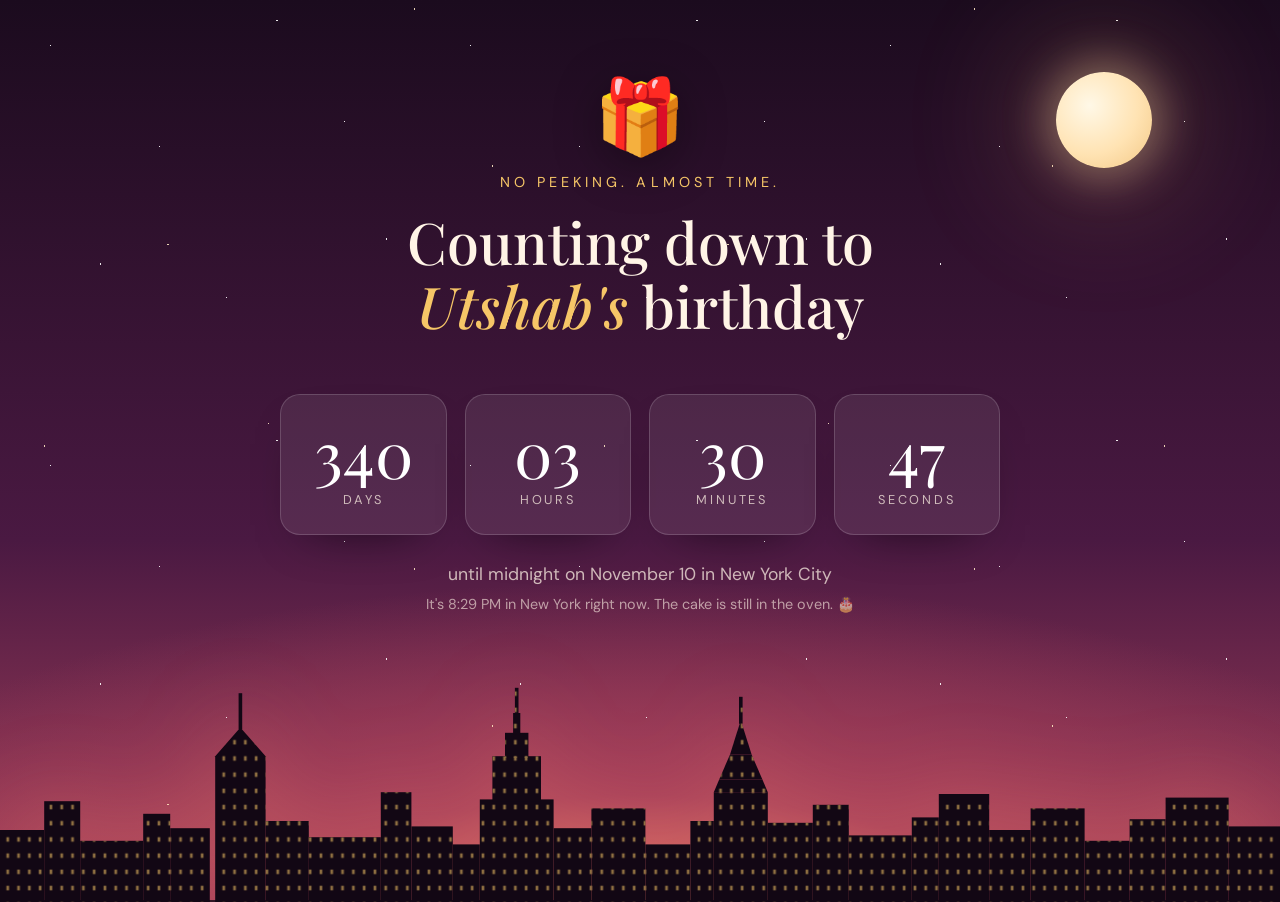
<file: birthday-site/index.html>
<!doctype html>
<html lang="en">
<head>
  <meta charset="utf-8" />
  <meta name="viewport" content="width=device-width, initial-scale=1" />
  <title>Happy Birthday, Utshab!</title>
  <meta name="description" content="A little birthday surprise, counting down to midnight in New York." />
  <meta name="theme-color" content="#1b0b1e" />
  <link rel="preconnect" href="https://fonts.googleapis.com" />
  <link rel="preconnect" href="https://fonts.gstatic.com" crossorigin />
  <link
    href="https://fonts.googleapis.com/css2?family=Playfair+Display:ital,wght@0,500;0,700;1,500&family=DM+Sans:ital,wght@0,400;0,500;0,700;1,400&display=swap"
    rel="stylesheet"
  />
  <link rel="stylesheet" href="styles.css" />
</head>
<body>
  <div class="sky" aria-hidden="true">
    <div class="stars stars-a"></div>
    <div class="stars stars-b"></div>
    <div class="moon"></div>
  </div>

  <canvas id="confetti" aria-hidden="true"></canvas>
  <div id="balloons" aria-hidden="true"></div>

  <main id="app">
    <section class="hero" id="hero">
      <!-- ============ COUNTDOWN VIEW ============ -->
      <div id="countdown-view" class="view" hidden>
        <div class="mascot wiggle" aria-hidden="true">🎁</div>
        <p class="eyebrow">No peeking. Almost time.</p>
        <h1 class="title">
          Counting down to <span class="accent" id="countdown-name">your</span> birthday
        </h1>
        <div class="timer" role="timer" aria-label="Time until midnight on November 10 in New York">
          <div class="unit"><span class="num" id="days">00</span><span class="label">days</span></div>
          <div class="unit"><span class="num" id="hours">00</span><span class="label">hours</span></div>
          <div class="unit"><span class="num" id="minutes">00</span><span class="label">minutes</span></div>
          <div class="unit"><span class="num" id="seconds">00</span><span class="label">seconds</span></div>
        </div>
        <p class="sub">until midnight on <span id="countdown-date">November 10</span> in New York City</p>
        <p class="ny-clock">It's <span id="ny-time">—</span> in New York right now. The cake is still in the oven. 🎂</p>
      </div>

      <!-- ============ CELEBRATION VIEW ============ -->
      <div id="celebration-view" class="view" hidden>
        <div class="party-crew" aria-hidden="true">
          <span>🎈</span><span>🎂</span><span>🥳</span><span>🗽</span><span>🍕</span>
        </div>
        <p class="eyebrow" id="celebration-eyebrow">November 10 &middot; New York City</p>
        <h1 class="title big" id="headline">Happy Birthday, love!</h1>
        <div class="message" id="message"></div>
        <div class="photos" id="photos" hidden></div>
        <p class="signoff" id="signoff"></p>
        <a class="scroll-cue" href="#cake-section">there's cake below <span aria-hidden="true">↓</span></a>
      </div>

      <div class="skyline" aria-hidden="true">
        <svg viewBox="0 0 1440 240" preserveAspectRatio="xMidYMax slice" xmlns="http://www.w3.org/2000/svg">
          <defs>
            <pattern id="win" width="12" height="18" patternUnits="userSpaceOnUse">
              <rect x="4" y="6" width="3" height="5" fill="#f6c667" />
            </pattern>
            <g id="city">
              <rect x="0" y="160" width="58" height="80" />
              <rect x="58" y="128" width="40" height="112" />
              <rect x="98" y="172" width="70" height="68" />
              <rect x="168" y="142" width="30" height="98" />
              <rect x="198" y="158" width="44" height="82" />
              <!-- One World Trade Center -->
              <polygon points="248,240 248,78 276,46 304,78 304,240" />
              <rect x="274" y="8" width="4" height="40" />
              <rect x="304" y="150" width="48" height="90" />
              <rect x="352" y="168" width="80" height="72" />
              <rect x="432" y="118" width="34" height="122" />
              <rect x="466" y="156" width="46" height="84" />
              <rect x="512" y="176" width="30" height="64" />
              <!-- Empire State Building -->
              <rect x="542" y="126" width="82" height="114" />
              <rect x="556" y="78" width="54" height="50" />
              <rect x="570" y="52" width="26" height="28" />
              <rect x="579" y="30" width="8" height="24" />
              <rect x="581" y="2" width="4" height="30" />
              <rect x="624" y="158" width="42" height="82" />
              <rect x="666" y="136" width="60" height="104" />
              <rect x="726" y="176" width="50" height="64" />
              <rect x="776" y="150" width="26" height="90" />
              <!-- Chrysler Building -->
              <rect x="802" y="118" width="60" height="122" />
              <polygon points="802,118 808,104 856,104 862,118" />
              <polygon points="808,104 814,90 850,90 856,104" />
              <polygon points="814,90 820,76 844,76 850,90" />
              <polygon points="820,76 832,38 844,76" />
              <rect x="830" y="12" width="4" height="30" />
              <rect x="862" y="152" width="50" height="88" />
              <rect x="912" y="132" width="40" height="108" />
              <rect x="952" y="166" width="70" height="74" />
              <rect x="1022" y="146" width="30" height="94" />
              <rect x="1052" y="120" width="56" height="120" />
              <rect x="1108" y="160" width="46" height="80" />
              <rect x="1154" y="136" width="60" height="104" />
              <rect x="1214" y="172" width="50" height="68" />
              <rect x="1264" y="148" width="40" height="92" />
              <rect x="1304" y="124" width="70" height="116" />
              <rect x="1374" y="156" width="66" height="84" />
            </g>
          </defs>
          <use href="#city" fill="#120714" />
          <use href="#city" fill="url(#win)" opacity="0.55" />
        </svg>
      </div>
    </section>

    <!-- ============ CELEBRATION EXTRAS (only shown on the birthday) ============ -->
    <div id="extras" hidden>
      <section class="block" id="cake-section">
        <p class="eyebrow">Step one</p>
        <h2 class="title h2">Make a wish</h2>
        <p class="lede">Tap the candles to blow them out. Yes, through the screen. I believe in you.</p>

        <div class="cake-stage">
          <button class="cake" id="cake" type="button" aria-label="Blow out the candles">
            <div class="candles" id="candles"></div>
            <div class="tier tier-top"><div class="drip"></div></div>
            <div class="tier tier-mid"><div class="drip"></div></div>
            <div class="tier tier-bottom"><div class="drip"></div></div>
            <div class="plate"></div>
          </button>
        </div>

        <p class="cake-caption" id="cake-caption" aria-live="polite">The candles are lit. Go on.</p>
        <button class="btn ghost" id="relight" type="button" hidden>Relight the candles</button>
      </section>

      <section class="block" id="reasons-section">
        <p class="eyebrow">Step two</p>
        <h2 class="title h2">A few reasons I love you</h2>
        <p class="lede">Tap a card. Some are sweet. Some are facts.</p>
        <div class="reasons" id="reasons"></div>
      </section>

      <section class="block" id="fun-section">
        <p class="eyebrow">Step three</p>
        <h2 class="title h2">Birthday services</h2>

        <div class="fun-grid">
          <div class="fun-card">
            <div class="fun-emoji" aria-hidden="true">🤗</div>
            <h3>Hug dispenser</h3>
            <p>Unlimited supply. No refunds, you can't give them back.</p>
            <button class="btn primary" id="hug-btn" type="button">Press for a hug</button>
            <p class="fun-note" id="hug-count"></p>
          </div>

          <div class="fun-card" id="quiz-card">
            <div class="fun-emoji" aria-hidden="true">🧐</div>
            <h3>Quick quiz</h3>
            <p id="quiz-question">Am I the best girlfriend in New York City?</p>
            <div class="quiz-buttons" id="quiz-buttons">
              <button class="btn primary" id="yes-btn" type="button">Yes</button>
              <button class="btn ghost dodger" id="no-btn" type="button">No</button>
            </div>
            <p class="fun-note" id="quiz-note"></p>
          </div>
        </div>
      </section>

      <footer class="footer">
        <p>Made with love, hot chocolate, and an unreasonable amount of confetti. 🗽</p>
      </footer>
    </div>
  </main>

  <!-- Sealed letter shown before the celebration -->
  <div class="letter-overlay" id="letter-overlay" hidden>
    <button class="envelope" id="envelope" type="button" aria-label="Open the letter">
      <div class="envelope-back"></div>
      <div class="letter" id="letter">
        <p class="letter-to" id="letter-to">Dear you,</p>
        <div class="letter-body" id="letter-body"></div>
        <p class="letter-from" id="letter-from"></p>
      </div>
      <div class="envelope-front"></div>
      <div class="envelope-flap"></div>
      <div class="seal" aria-hidden="true">♥</div>
    </button>
    <p class="letter-hint" id="letter-hint">You've got mail. Tap to open.</p>
  </div>

  <div class="hug-overlay" id="hug-overlay" aria-hidden="true">
    <div class="hug-emoji">🤗</div>
    <p class="hug-text" id="hug-text">Hug delivered.</p>
  </div>

  <script src="script.js"></script>
</body>
</html>
</file>
<file: birthday-site/styles.css>
:root {
  --bg-top: #1b0b1e;
  --bg-mid: #4a1942;
  --bg-horizon: #a7405a;
  --glow: #ff8c6b;
  --rose: #ff7a8a;
  --peach: #ffb38a;
  --gold: #f6c667;
  --cream: #fff4e6;
  --ink: #2a1230;
  --muted: rgba(255, 244, 230, 0.72);
  --card: rgba(255, 255, 255, 0.08);
  --card-border: rgba(255, 255, 255, 0.16);
  --font-display: "Playfair Display", Georgia, "Times New Roman", serif;
  --font-body: "DM Sans", system-ui, -apple-system, "Segoe UI", sans-serif;
  --ease: cubic-bezier(0.2, 0.7, 0.2, 1);
}

* {
  box-sizing: border-box;
}

html {
  scroll-behavior: smooth;
}

html,
body {
  margin: 0;
  min-height: 100%;
}

body {
  font-family: var(--font-body);
  color: var(--cream);
  background: var(--bg-top);
  overflow-x: hidden;
  -webkit-font-smoothing: antialiased;
  text-rendering: optimizeLegibility;
}

button {
  font: inherit;
  color: inherit;
}

/* ---------- sky ---------- */

.sky {
  position: fixed;
  inset: 0;
  z-index: 0;
  background:
    radial-gradient(120% 70% at 50% 108%, var(--glow) 0%, var(--bg-horizon) 28%, transparent 62%),
    linear-gradient(180deg, var(--bg-top) 0%, var(--bg-mid) 60%, var(--bg-horizon) 100%);
  overflow: hidden;
}

.stars {
  position: absolute;
  inset: -50% 0 0 0;
  background-repeat: repeat;
  opacity: 0.9;
  animation: twinkle 6s ease-in-out infinite alternate;
}

.stars-a {
  background-image:
    radial-gradient(1.2px 1.2px at 12% 18%, #fff 60%, transparent 61%),
    radial-gradient(1px 1px at 38% 42%, #fff 60%, transparent 61%),
    radial-gradient(1.5px 1.5px at 66% 12%, #fff 60%, transparent 61%),
    radial-gradient(1px 1px at 82% 36%, #fff 60%, transparent 61%),
    radial-gradient(1.2px 1.2px at 24% 70%, #fff 60%, transparent 61%),
    radial-gradient(1px 1px at 54% 78%, #fff 60%, transparent 61%),
    radial-gradient(1.4px 1.4px at 92% 64%, #fff 60%, transparent 61%);
  background-size: 420px 420px;
}

.stars-b {
  background-image:
    radial-gradient(1px 1px at 8% 60%, #ffe9c4 60%, transparent 61%),
    radial-gradient(1.3px 1.3px at 30% 24%, #ffe9c4 60%, transparent 61%),
    radial-gradient(1px 1px at 48% 56%, #ffe9c4 60%, transparent 61%),
    radial-gradient(1.2px 1.2px at 74% 82%, #ffe9c4 60%, transparent 61%),
    radial-gradient(1px 1px at 88% 10%, #ffe9c4 60%, transparent 61%);
  background-size: 560px 560px;
  animation-delay: -3s;
  animation-duration: 8s;
}

@keyframes twinkle {
  from { opacity: 0.45; }
  to { opacity: 1; }
}

.moon {
  position: absolute;
  top: clamp(40px, 8vh, 90px);
  right: clamp(24px, 10vw, 160px);
  width: clamp(56px, 8vw, 96px);
  aspect-ratio: 1;
  border-radius: 50%;
  background: radial-gradient(circle at 35% 35%, #fff8e7 0%, #ffe3b3 55%, #f3c784 100%);
  box-shadow:
    0 0 40px 12px rgba(255, 220, 160, 0.35),
    0 0 120px 40px rgba(255, 170, 120, 0.18);
}

/* ---------- layers ---------- */

#confetti {
  position: fixed;
  inset: 0;
  z-index: 6;
  width: 100%;
  height: 100%;
  pointer-events: none;
}

#balloons {
  position: fixed;
  inset: 0;
  z-index: 1;
  pointer-events: none;
  overflow: hidden;
}

.balloon {
  position: absolute;
  bottom: -160px;
  width: var(--size, 54px);
  height: calc(var(--size, 54px) * 1.2);
  border-radius: 50% 50% 50% 50% / 45% 45% 55% 55%;
  background:
    radial-gradient(circle at 32% 28%, rgba(255, 255, 255, 0.55) 0%, rgba(255, 255, 255, 0) 38%),
    var(--color, var(--rose));
  box-shadow: inset -6px -8px 16px rgba(0, 0, 0, 0.18);
  opacity: 0.9;
  animation: float var(--duration, 18s) linear infinite;
  animation-delay: var(--delay, 0s);
  will-change: transform;
}

.balloon::before {
  content: "";
  position: absolute;
  left: 50%;
  bottom: -7px;
  width: 10px;
  height: 10px;
  transform: translateX(-50%) rotate(45deg);
  background: var(--color, var(--rose));
  filter: brightness(0.9);
}

.balloon::after {
  content: "";
  position: absolute;
  left: 50%;
  top: 100%;
  width: 1.5px;
  height: 90px;
  background: rgba(255, 255, 255, 0.45);
  transform-origin: top center;
  animation: string 3s ease-in-out infinite alternate;
}

@keyframes float {
  0% { transform: translate3d(0, 0, 0) rotate(-3deg); }
  25% { transform: translate3d(var(--drift, 30px), -30vh, 0) rotate(3deg); }
  50% { transform: translate3d(calc(var(--drift, 30px) * -0.6), -60vh, 0) rotate(-2deg); }
  75% { transform: translate3d(var(--drift, 30px), -90vh, 0) rotate(3deg); }
  100% { transform: translate3d(0, -130vh, 0) rotate(-3deg); }
}

@keyframes string {
  from { transform: translateX(-50%) rotate(-6deg); }
  to { transform: translateX(-50%) rotate(6deg); }
}

/* ---------- hero ---------- */

#app {
  position: relative;
  z-index: 3;
}

.hero {
  position: relative;
  min-height: 100svh;
  display: grid;
  grid-template-columns: minmax(0, 1fr);
  place-items: center;
  padding: clamp(24px, 6vw, 64px) clamp(16px, 5vw, 48px) clamp(200px, 30vh, 300px);
}

.view {
  width: min(880px, 100%);
  min-width: 0;
  text-align: center;
  animation: rise 1.1s var(--ease) both;
}

.view[hidden] {
  display: none;
}

@keyframes rise {
  from {
    opacity: 0;
    transform: translateY(26px);
  }
  to {
    opacity: 1;
    transform: translateY(0);
  }
}

.eyebrow {
  margin: 0 0 18px;
  font-size: clamp(0.78rem, 1.4vw, 0.9rem);
  letter-spacing: 0.28em;
  text-transform: uppercase;
  color: var(--gold);
  animation: rise 1s 0.1s both;
}

.title {
  margin: 0;
  font-family: var(--font-display);
  font-weight: 500;
  font-size: clamp(2rem, 5.6vw, 3.6rem);
  line-height: 1.12;
  text-wrap: balance;
  animation: rise 1s 0.2s both;
}

.title.h2 {
  font-size: clamp(1.8rem, 4.6vw, 2.8rem);
}

.title.big {
  font-weight: 700;
  font-size: clamp(2.8rem, 9vw, 6.4rem);
  line-height: 1.02;
  background: linear-gradient(100deg, #fff4e6 0%, var(--gold) 35%, var(--peach) 65%, var(--rose) 100%);
  background-size: 200% 100%;
  -webkit-background-clip: text;
  background-clip: text;
  color: transparent;
  filter: drop-shadow(0 6px 30px rgba(255, 122, 138, 0.28));
  animation: rise 1.1s 0.2s both, shimmer 7s linear 1.3s infinite;
}

@keyframes shimmer {
  from { background-position: 0% 50%; }
  to { background-position: 200% 50%; }
}

.accent {
  font-style: italic;
  color: var(--gold);
}

.mascot {
  font-size: clamp(3rem, 8vw, 4.6rem);
  line-height: 1;
  margin-bottom: 18px;
  display: inline-block;
  filter: drop-shadow(0 10px 24px rgba(0, 0, 0, 0.35));
}

.wiggle {
  animation: wiggle 2.6s ease-in-out infinite;
  transform-origin: 50% 90%;
}

@keyframes wiggle {
  0%, 100% { transform: rotate(0deg); }
  10% { transform: rotate(-8deg); }
  20% { transform: rotate(8deg); }
  30% { transform: rotate(-5deg); }
  40% { transform: rotate(5deg); }
  50% { transform: rotate(0deg); }
}

.party-crew {
  display: flex;
  justify-content: center;
  gap: clamp(8px, 2vw, 18px);
  margin-bottom: 18px;
  font-size: clamp(1.8rem, 5vw, 2.8rem);
  line-height: 1;
  animation: rise 1s 0.05s both;
}

.party-crew span {
  display: inline-block;
  animation: bob 2.4s ease-in-out infinite;
  filter: drop-shadow(0 8px 18px rgba(0, 0, 0, 0.35));
}

.party-crew span:nth-child(2) { animation-delay: 0.2s; }
.party-crew span:nth-child(3) { animation-delay: 0.4s; }
.party-crew span:nth-child(4) { animation-delay: 0.6s; }
.party-crew span:nth-child(5) { animation-delay: 0.8s; }

@keyframes bob {
  0%, 100% { transform: translateY(0) rotate(-4deg); }
  50% { transform: translateY(-10px) rotate(4deg); }
}

/* countdown */

.timer {
  display: grid;
  grid-template-columns: repeat(4, minmax(0, 1fr));
  gap: clamp(8px, 2vw, 18px);
  margin: clamp(32px, 6vw, 56px) auto 0;
  max-width: 720px;
  animation: rise 1s 0.35s both;
}

.unit {
  padding: clamp(14px, 3vw, 26px) clamp(6px, 2vw, 14px);
  border-radius: 20px;
  background: var(--card);
  border: 1px solid var(--card-border);
  backdrop-filter: blur(14px);
  -webkit-backdrop-filter: blur(14px);
  box-shadow: 0 20px 50px -30px rgba(0, 0, 0, 0.7);
  display: flex;
  flex-direction: column;
  gap: 6px;
}

.num {
  font-family: var(--font-display);
  font-size: clamp(2rem, 7vw, 4rem);
  font-variant-numeric: tabular-nums;
  line-height: 1;
  color: #fff;
}

.label {
  font-size: clamp(0.66rem, 1.4vw, 0.8rem);
  letter-spacing: 0.22em;
  text-transform: uppercase;
  color: var(--muted);
}

.sub {
  margin: 28px 0 0;
  font-size: clamp(0.95rem, 1.8vw, 1.1rem);
  color: var(--muted);
  animation: rise 1s 0.45s both;
}

.ny-clock {
  margin: 10px 0 0;
  font-size: 0.9rem;
  color: rgba(255, 244, 230, 0.6);
  font-variant-numeric: tabular-nums;
  animation: rise 1s 0.55s both;
}

/* celebration hero */

.message {
  margin: clamp(22px, 4vw, 36px) auto 0;
  max-width: 640px;
  font-family: var(--font-display);
  font-style: italic;
  font-size: clamp(1.5rem, 3.4vw, 2.2rem);
  line-height: 1.45;
  color: var(--cream);
  animation: rise 1s 0.45s both;
}

.message p {
  margin: 0 0 0.8em;
}

.message p:last-child {
  margin-bottom: 0;
}

.signoff {
  margin: clamp(18px, 3vw, 28px) 0 0;
  font-size: clamp(0.95rem, 1.8vw, 1.1rem);
  letter-spacing: 0.08em;
  color: var(--gold);
  animation: rise 1s 0.65s both;
}

.signoff:empty {
  display: none;
}

.photos {
  position: relative;
  width: min(420px, 100%);
  margin: clamp(26px, 4vw, 40px) auto 0;
  animation: rise 1s 0.55s both;
}

.photos[hidden] {
  display: none;
}

.carousel-track {
  display: flex;
  overflow-x: auto;
  scroll-snap-type: x mandatory;
  scrollbar-width: none;
  -webkit-overflow-scrolling: touch;
  overscroll-behavior-x: contain;
  padding: 14px 0 22px;
}

.carousel-track::-webkit-scrollbar {
  display: none;
}

.slide {
  flex: 0 0 100%;
  min-width: 0;
  display: flex;
  justify-content: center;
  scroll-snap-align: center;
  scroll-snap-stop: always;
}

.polaroid {
  margin: 0;
  width: clamp(220px, 60vw, 300px);
  padding: 10px 10px 36px;
  background: #fffaf3;
  border-radius: 6px;
  box-shadow: 0 24px 50px -22px rgba(0, 0, 0, 0.75);
  transform: rotate(var(--tilt, -2deg));
  transition: transform 0.4s var(--ease);
  user-select: none;
  -webkit-user-select: none;
}

.polaroid:hover {
  transform: rotate(0deg) scale(1.02);
}

.polaroid img {
  display: block;
  width: 100%;
  aspect-ratio: 4 / 5;
  object-fit: cover;
  object-position: 50% 40%;
  border-radius: 2px;
  background: #e9dccd;
  pointer-events: none;
}

.polaroid figcaption {
  margin-top: 12px;
  margin-bottom: -20px;
  font-family: var(--font-display);
  font-style: italic;
  font-size: clamp(1rem, 1.8vw, 1.15rem);
  color: var(--ink);
  text-align: center;
}

.carousel-arrow {
  position: absolute;
  top: 50%;
  transform: translateY(-60%);
  width: 42px;
  height: 42px;
  border-radius: 50%;
  border: 1px solid var(--card-border);
  background: var(--card);
  backdrop-filter: blur(10px);
  -webkit-backdrop-filter: blur(10px);
  color: var(--cream);
  font-size: 1.8rem;
  line-height: 1;
  cursor: pointer;
  display: grid;
  place-items: center;
  padding: 0 0 4px;
  transition: background 0.25s;
}

.carousel-arrow:hover {
  background: rgba(255, 255, 255, 0.18);
}

.carousel-arrow.prev {
  left: -8px;
}

.carousel-arrow.next {
  right: -8px;
}

.carousel-dots {
  display: flex;
  justify-content: center;
  gap: 8px;
  margin-top: -6px;
}

.dot {
  width: 8px;
  height: 8px;
  padding: 0;
  border: 0;
  border-radius: 50%;
  background: rgba(255, 244, 230, 0.35);
  cursor: pointer;
  transition: transform 0.3s var(--ease), background 0.3s;
}

.dot.active {
  background: var(--gold);
  transform: scale(1.35);
}

@media (hover: none) and (pointer: coarse) {
  .carousel-arrow {
    display: none;
  }
}

.scroll-cue {
  display: inline-block;
  margin-top: clamp(30px, 5vw, 48px);
  padding: 10px 18px;
  border-radius: 999px;
  border: 1px solid var(--card-border);
  background: var(--card);
  color: var(--muted);
  text-decoration: none;
  font-size: 0.9rem;
  letter-spacing: 0.04em;
  animation: rise 1s 0.8s both;
  transition: background 0.3s, color 0.3s;
}

.scroll-cue:hover {
  background: rgba(255, 255, 255, 0.14);
  color: var(--cream);
}

.scroll-cue span {
  display: inline-block;
  animation: nudge 1.6s ease-in-out infinite;
}

@keyframes nudge {
  0%, 100% { transform: translateY(0); }
  50% { transform: translateY(4px); }
}

/* ---------- skyline ---------- */

.skyline {
  position: absolute;
  left: 0;
  right: 0;
  bottom: -2px;
  height: clamp(140px, 24vh, 240px);
  pointer-events: none;
}

.skyline svg {
  width: 100%;
  height: 100%;
  display: block;
  filter: drop-shadow(0 -10px 40px rgba(255, 140, 107, 0.25));
}

/* ---------- extras ---------- */

#extras {
  position: relative;
  background: linear-gradient(180deg, #120714 0%, #1b0b1e 30%, #2a1230 100%);
}

#extras[hidden] {
  display: none;
}

.block {
  width: min(960px, 100%);
  margin: 0 auto;
  padding: clamp(64px, 10vw, 120px) clamp(16px, 5vw, 48px);
  text-align: center;
}

.block + .block {
  border-top: 1px solid rgba(255, 255, 255, 0.06);
}

.lede {
  margin: 16px auto 0;
  max-width: 540px;
  color: var(--muted);
  font-size: clamp(1rem, 1.9vw, 1.15rem);
  line-height: 1.55;
}

.btn {
  display: inline-flex;
  align-items: center;
  justify-content: center;
  gap: 8px;
  padding: 14px 26px;
  border-radius: 999px;
  border: 1px solid transparent;
  font-weight: 500;
  letter-spacing: 0.02em;
  cursor: pointer;
  transition: transform 0.25s var(--ease), box-shadow 0.25s, background 0.25s;
}

.btn:active {
  transform: scale(0.97);
}

.btn.primary {
  background: linear-gradient(120deg, var(--rose), var(--peach));
  color: var(--ink);
  box-shadow: 0 14px 34px -14px rgba(255, 122, 138, 0.8);
}

.btn.primary:hover {
  transform: translateY(-2px);
  box-shadow: 0 20px 40px -14px rgba(255, 122, 138, 0.9);
}

.btn.ghost {
  background: var(--card);
  border-color: var(--card-border);
  color: var(--cream);
}

.btn.ghost:hover {
  background: rgba(255, 255, 255, 0.14);
}

.btn.grow {
  transform: scale(1.12);
}

/* cake */

.cake-stage {
  display: flex;
  justify-content: center;
  margin-top: clamp(40px, 6vw, 64px);
}

.cake {
  position: relative;
  width: min(320px, 82vw);
  aspect-ratio: 320 / 300;
  padding: 0;
  border: 0;
  background: none;
  cursor: pointer;
  -webkit-tap-highlight-color: transparent;
  transition: transform 0.4s var(--ease);
}

.cake:hover {
  transform: translateY(-4px);
}

.cake:focus-visible {
  outline: 2px solid var(--gold);
  outline-offset: 12px;
  border-radius: 24px;
}

.tier {
  position: absolute;
  left: 50%;
  transform: translateX(-50%);
  border-radius: 14px 14px 10px 10px;
  box-shadow: inset 0 -14px 0 rgba(0, 0, 0, 0.12);
}

.tier::before {
  content: "";
  position: absolute;
  inset: 0 0 auto 0;
  height: 46%;
  border-radius: 14px 14px 0 0;
  background: inherit;
  filter: brightness(1.08);
}

.tier-bottom {
  bottom: 9%;
  width: 92%;
  height: 26%;
  background: #f4a3b5;
}

.tier-mid {
  bottom: 33%;
  width: 72%;
  height: 24%;
  background: #ffd1a8;
}

.tier-top {
  bottom: 55%;
  width: 52%;
  height: 20%;
  background: #f2b7d3;
}

.drip {
  position: absolute;
  left: 0;
  right: 0;
  top: -5px;
  height: 36%;
  background: #fff6ec;
  border-radius: 14px 14px 0 0;
}

.drip::after {
  content: "";
  position: absolute;
  left: 4px;
  right: 4px;
  top: 100%;
  height: 16px;
  background: radial-gradient(circle at 50% 0, #fff6ec 0 9px, transparent 10px) 0 0 / 26px 16px repeat-x;
}

.tier-mid .drip::after {
  background-size: 22px 16px;
}

.tier-top .drip::after {
  background-size: 18px 14px;
}

.plate {
  position: absolute;
  left: 50%;
  bottom: 0;
  transform: translateX(-50%);
  width: 100%;
  height: 11%;
  border-radius: 50%;
  background: radial-gradient(ellipse at 50% 35%, #fff8ee 0%, #e9d6c7 60%, #cdb6a4 100%);
  box-shadow: 0 24px 40px -18px rgba(0, 0, 0, 0.7);
}

.candles {
  position: absolute;
  left: 50%;
  bottom: 73%;
  transform: translateX(-50%);
  display: flex;
  gap: 12%;
  width: 46%;
  justify-content: center;
}

.candle {
  position: relative;
  width: 10px;
  height: 44px;
  border-radius: 4px;
  background: repeating-linear-gradient(
    -45deg,
    #fff 0 6px,
    var(--rose) 6px 12px
  );
  box-shadow: inset -2px 0 0 rgba(0, 0, 0, 0.12);
}

.candle:nth-child(odd) {
  background: repeating-linear-gradient(-45deg, #fff 0 6px, #7fd1c9 6px 12px);
}

.candle::after {
  content: "";
  position: absolute;
  top: -6px;
  left: 50%;
  width: 2px;
  height: 7px;
  background: #3b2a2a;
  transform: translateX(-50%);
}

.flame {
  position: absolute;
  bottom: calc(100% + 5px);
  left: 50%;
  width: 14px;
  height: 22px;
  transform: translateX(-50%);
  transform-origin: 50% 100%;
  border-radius: 50% 50% 50% 50% / 60% 60% 40% 40%;
  background: radial-gradient(circle at 50% 80%, #fff7c2 0%, #ffcd4d 45%, #ff7a3d 80%, transparent 82%);
  box-shadow: 0 0 18px 6px rgba(255, 190, 90, 0.45);
  animation: flicker 0.6s ease-in-out infinite alternate;
  animation-delay: calc(var(--i, 0) * -0.17s);
  transition: opacity 0.3s, transform 0.3s;
}

@keyframes flicker {
  from { transform: translateX(-50%) scale(1, 1) rotate(-3deg); }
  to { transform: translateX(-50%) scale(0.9, 1.12) rotate(3deg); }
}

.smoke {
  position: absolute;
  bottom: calc(100% + 8px);
  left: 50%;
  width: 8px;
  height: 8px;
  border-radius: 50%;
  background: rgba(255, 255, 255, 0.55);
  transform: translateX(-50%);
  opacity: 0;
  filter: blur(2px);
}

.cake.out .flame {
  opacity: 0;
  transform: translateX(-50%) scale(0.2, 0.1);
}

.cake.out .smoke {
  animation: smoke 1.8s ease-out forwards;
  animation-delay: calc(var(--i, 0) * 0.08s);
}

@keyframes smoke {
  0% { opacity: 0.8; transform: translate(-50%, 0) scale(1); }
  100% { opacity: 0; transform: translate(-30%, -70px) scale(3); }
}

.cake-caption {
  margin: 28px 0 0;
  font-family: var(--font-display);
  font-style: italic;
  font-size: clamp(1.1rem, 2.4vw, 1.4rem);
  color: var(--cream);
  min-height: 1.6em;
}

#relight {
  margin-top: 18px;
}

/* reasons */

.reasons {
  display: grid;
  grid-template-columns: repeat(auto-fit, minmax(200px, 1fr));
  gap: clamp(14px, 2.4vw, 22px);
  margin-top: clamp(36px, 6vw, 56px);
  text-align: left;
}

.reason {
  position: relative;
  min-height: 150px;
  padding: 0;
  border: 0;
  background: none;
  cursor: pointer;
  perspective: 900px;
  transform: rotate(var(--tilt, 0deg));
  -webkit-tap-highlight-color: transparent;
}

.reason:focus-visible {
  outline: 2px solid var(--gold);
  outline-offset: 6px;
  border-radius: 18px;
}

.reason-front,
.reason-back {
  position: absolute;
  inset: 0;
  display: flex;
  flex-direction: column;
  align-items: center;
  justify-content: center;
  gap: 10px;
  padding: 22px;
  border-radius: 18px;
  backface-visibility: hidden;
  -webkit-backface-visibility: hidden;
  transition: transform 0.7s var(--ease);
}

.reason-front {
  background:
    linear-gradient(145deg, rgba(255, 255, 255, 0.12), rgba(255, 255, 255, 0.04)),
    var(--card);
  border: 1px dashed rgba(255, 244, 230, 0.35);
  color: var(--muted);
}

.reason-sticker {
  font-size: 2.2rem;
  line-height: 1;
}

.reason-num {
  font-size: 0.78rem;
  letter-spacing: 0.24em;
  text-transform: uppercase;
}

.reason-back {
  background: linear-gradient(145deg, #fff8ee, #ffe3d1);
  color: var(--ink);
  font-family: var(--font-display);
  font-style: italic;
  font-size: clamp(1.02rem, 1.8vw, 1.2rem);
  line-height: 1.4;
  text-align: center;
  transform: rotateY(180deg);
  box-shadow: 0 24px 50px -26px rgba(0, 0, 0, 0.8);
}

.reason.has-photo {
  min-height: 240px;
}

.reason.has-photo .reason-back {
  padding: 10px 10px 12px;
  gap: 8px;
  justify-content: flex-start;
}

.reason.has-photo .reason-back img {
  display: block;
  width: 100%;
  flex: 1 1 auto;
  min-height: 0;
  object-fit: cover;
  object-position: 50% 30%;
  border-radius: 10px;
  background: #e9dccd;
}

.reason-caption {
  flex: 0 0 auto;
  font-size: clamp(1rem, 1.8vw, 1.15rem);
}

.reason.open .reason-front {
  transform: rotateY(180deg);
}

.reason.open .reason-back {
  transform: rotateY(360deg);
}

.reason:hover .reason-front {
  border-color: var(--gold);
}

/* fun cards */

.fun-grid {
  display: grid;
  grid-template-columns: repeat(auto-fit, minmax(260px, 1fr));
  gap: clamp(16px, 3vw, 28px);
  margin-top: clamp(36px, 6vw, 56px);
}

.fun-card {
  position: relative;
  padding: clamp(26px, 4vw, 38px) clamp(20px, 3vw, 30px);
  border-radius: 24px;
  background: var(--card);
  border: 1px solid var(--card-border);
  backdrop-filter: blur(14px);
  -webkit-backdrop-filter: blur(14px);
  min-height: 300px;
  overflow: hidden;
}

.fun-card h3 {
  margin: 12px 0 8px;
  font-family: var(--font-display);
  font-weight: 500;
  font-size: 1.5rem;
}

.fun-card p {
  margin: 0 0 20px;
  color: var(--muted);
  line-height: 1.5;
}

.fun-emoji {
  font-size: 2.6rem;
  line-height: 1;
}

.fun-note {
  margin: 16px 0 0 !important;
  min-height: 1.4em;
  color: var(--gold) !important;
  font-size: 0.95rem;
}

.quiz-buttons {
  display: flex;
  justify-content: center;
  gap: 12px;
  min-height: 52px;
}

.quiz-buttons[hidden] {
  display: none;
}

.dodger {
  transition: left 0.25s var(--ease), top 0.25s var(--ease), transform 0.25s var(--ease);
}

.dodger.dodging {
  position: absolute;
  z-index: 2;
}

/* letter */

.letter-overlay {
  position: fixed;
  inset: 0;
  z-index: 7;
  display: grid;
  place-content: center;
  gap: 28px;
  text-align: center;
  padding: 24px;
  transition: opacity 0.7s var(--ease), transform 0.7s var(--ease);
}

.letter-overlay[hidden] {
  display: none;
}

.letter-overlay.away {
  opacity: 0;
  transform: scale(1.04);
  pointer-events: none;
}

.envelope {
  --w: min(360px, 88vw);
  --h: calc(var(--w) * 0.66);
  position: relative;
  width: var(--w);
  height: var(--h);
  margin: 0 auto;
  padding: 0;
  border: 0;
  background: none;
  cursor: pointer;
  -webkit-tap-highlight-color: transparent;
  perspective: 1200px;
  animation: hover 3s ease-in-out infinite;
}

.envelope:focus-visible {
  outline: 2px solid var(--gold);
  outline-offset: 16px;
  border-radius: 12px;
}

@keyframes hover {
  0%, 100% { transform: translateY(0) rotate(-1deg); }
  50% { transform: translateY(-8px) rotate(1deg); }
}

.envelope.open {
  animation: none;
}

.envelope-back,
.envelope-front {
  position: absolute;
  inset: 0;
  border-radius: 10px;
}

.envelope-back {
  background: #e8b4b8;
  box-shadow: 0 30px 60px -24px rgba(0, 0, 0, 0.8);
}

.envelope-front {
  z-index: 3;
  background:
    linear-gradient(135deg, transparent 49.5%, #f6c9cc 50%) 0 0 / 50% 100% no-repeat,
    linear-gradient(225deg, transparent 49.5%, #f6c9cc 50%) 100% 0 / 50% 100% no-repeat,
    linear-gradient(0deg, #f1bfc3 0%, #f1bfc3 100%);
  clip-path: polygon(0 0, 50% 52%, 100% 0, 100% 100%, 0 100%);
  box-shadow: inset 0 -2px 0 rgba(0, 0, 0, 0.05);
  pointer-events: none;
}

.envelope-flap {
  position: absolute;
  left: 0;
  right: 0;
  top: 0;
  height: 55%;
  z-index: 4;
  background: linear-gradient(180deg, #f9d3d6 0%, #efb8bc 100%);
  clip-path: polygon(0 0, 100% 0, 50% 100%);
  transform-origin: top center;
  transition: transform 0.9s var(--ease), z-index 0s 0.45s;
  filter: drop-shadow(0 6px 10px rgba(0, 0, 0, 0.12));
}

.envelope.open .envelope-flap {
  transform: rotateX(180deg);
  z-index: 1;
}

.seal {
  position: absolute;
  left: 50%;
  top: 55%;
  z-index: 5;
  width: 52px;
  height: 52px;
  margin: -26px 0 0 -26px;
  border-radius: 50%;
  display: grid;
  place-items: center;
  background: radial-gradient(circle at 35% 30%, #ff9aa6, #c8324a 70%);
  color: #fff4e6;
  font-size: 1.5rem;
  box-shadow: 0 6px 14px rgba(0, 0, 0, 0.3), inset 0 0 0 3px rgba(255, 255, 255, 0.18);
  transition: transform 0.45s var(--ease), opacity 0.45s;
}

.envelope.open .seal {
  transform: scale(0.2) rotate(40deg);
  opacity: 0;
}

.letter {
  position: absolute;
  left: 6%;
  right: 6%;
  bottom: 4%;
  z-index: 2;
  height: 90%;
  padding: 22px 22px 18px;
  border-radius: 8px;
  background: #fffaf3;
  color: var(--ink);
  text-align: left;
  box-shadow: 0 20px 50px -20px rgba(0, 0, 0, 0.6);
  transform: translateY(0);
  transition: transform 1.1s var(--ease) 0.5s, z-index 0s 1s;
  display: flex;
  flex-direction: column;
  justify-content: center;
  gap: 10px;
  overflow: hidden;
}

.envelope.open .letter {
  z-index: 6;
  transform: translateY(calc(-1 * var(--h) * 0.72)) scale(1.18);
}

.letter-to {
  margin: 0;
  font-family: var(--font-display);
  font-style: italic;
  font-size: clamp(1rem, 2.6vw, 1.2rem);
  color: #7a4a5a;
}

.letter-body p {
  margin: 0 0 8px;
  font-family: var(--font-display);
  font-size: clamp(1.15rem, 3.4vw, 1.6rem);
  line-height: 1.3;
}

.letter-body p + p {
  font-size: clamp(0.95rem, 2.4vw, 1.1rem);
  font-style: italic;
  color: #5b3a48;
}

.letter-from {
  margin: 0;
  font-family: var(--font-display);
  font-style: italic;
  font-size: clamp(0.95rem, 2.4vw, 1.1rem);
  text-align: right;
  color: #7a4a5a;
}

.letter-from:empty {
  display: none;
}

.letter-hint {
  margin: 0;
  color: var(--muted);
  letter-spacing: 0.08em;
  font-size: 0.95rem;
  min-height: 1.4em;
  animation: rise 1s 0.6s both;
}

body.reading-letter .skyline {
  opacity: 0.55;
}

/* hug overlay */

.hug-overlay {
  position: fixed;
  inset: 0;
  z-index: 5;
  display: grid;
  place-content: center;
  gap: 18px;
  text-align: center;
  background: rgba(27, 11, 30, 0.72);
  backdrop-filter: blur(6px);
  -webkit-backdrop-filter: blur(6px);
  opacity: 0;
  pointer-events: none;
  transition: opacity 0.35s;
}

.hug-overlay.show {
  opacity: 1;
  pointer-events: auto;
}

.hug-emoji {
  font-size: clamp(6rem, 24vw, 11rem);
  line-height: 1;
  transform: scale(0.4);
  transition: transform 0.5s var(--ease);
  filter: drop-shadow(0 20px 40px rgba(255, 122, 138, 0.45));
}

.hug-overlay.show .hug-emoji {
  transform: scale(1);
  animation: squeeze 0.9s var(--ease) 0.3s;
}

@keyframes squeeze {
  0%, 100% { transform: scale(1); }
  40% { transform: scale(1.18, 0.9); }
  70% { transform: scale(0.96, 1.06); }
}

.hug-text {
  margin: 0;
  font-family: var(--font-display);
  font-style: italic;
  font-size: clamp(1.3rem, 4vw, 2rem);
  color: var(--cream);
}

/* footer */

.footer {
  padding: 40px 20px 56px;
  text-align: center;
  color: rgba(255, 244, 230, 0.5);
  font-size: 0.9rem;
}

.footer p {
  margin: 0;
}

/* ---------- motion preferences ---------- */

@media (prefers-reduced-motion: reduce) {
  html {
    scroll-behavior: auto;
  }
  .stars,
  .balloon,
  .balloon::after,
  .title.big,
  .wiggle,
  .party-crew span,
  .scroll-cue span,
  .flame {
    animation-duration: 0.01ms !important;
    animation-iteration-count: 1 !important;
  }
  .balloon {
    display: none;
  }
}

@media (max-width: 480px) {
  .timer {
    grid-template-columns: repeat(2, minmax(0, 1fr));
  }
  .hero {
    padding-bottom: clamp(160px, 26vh, 220px);
  }
}
</file>
